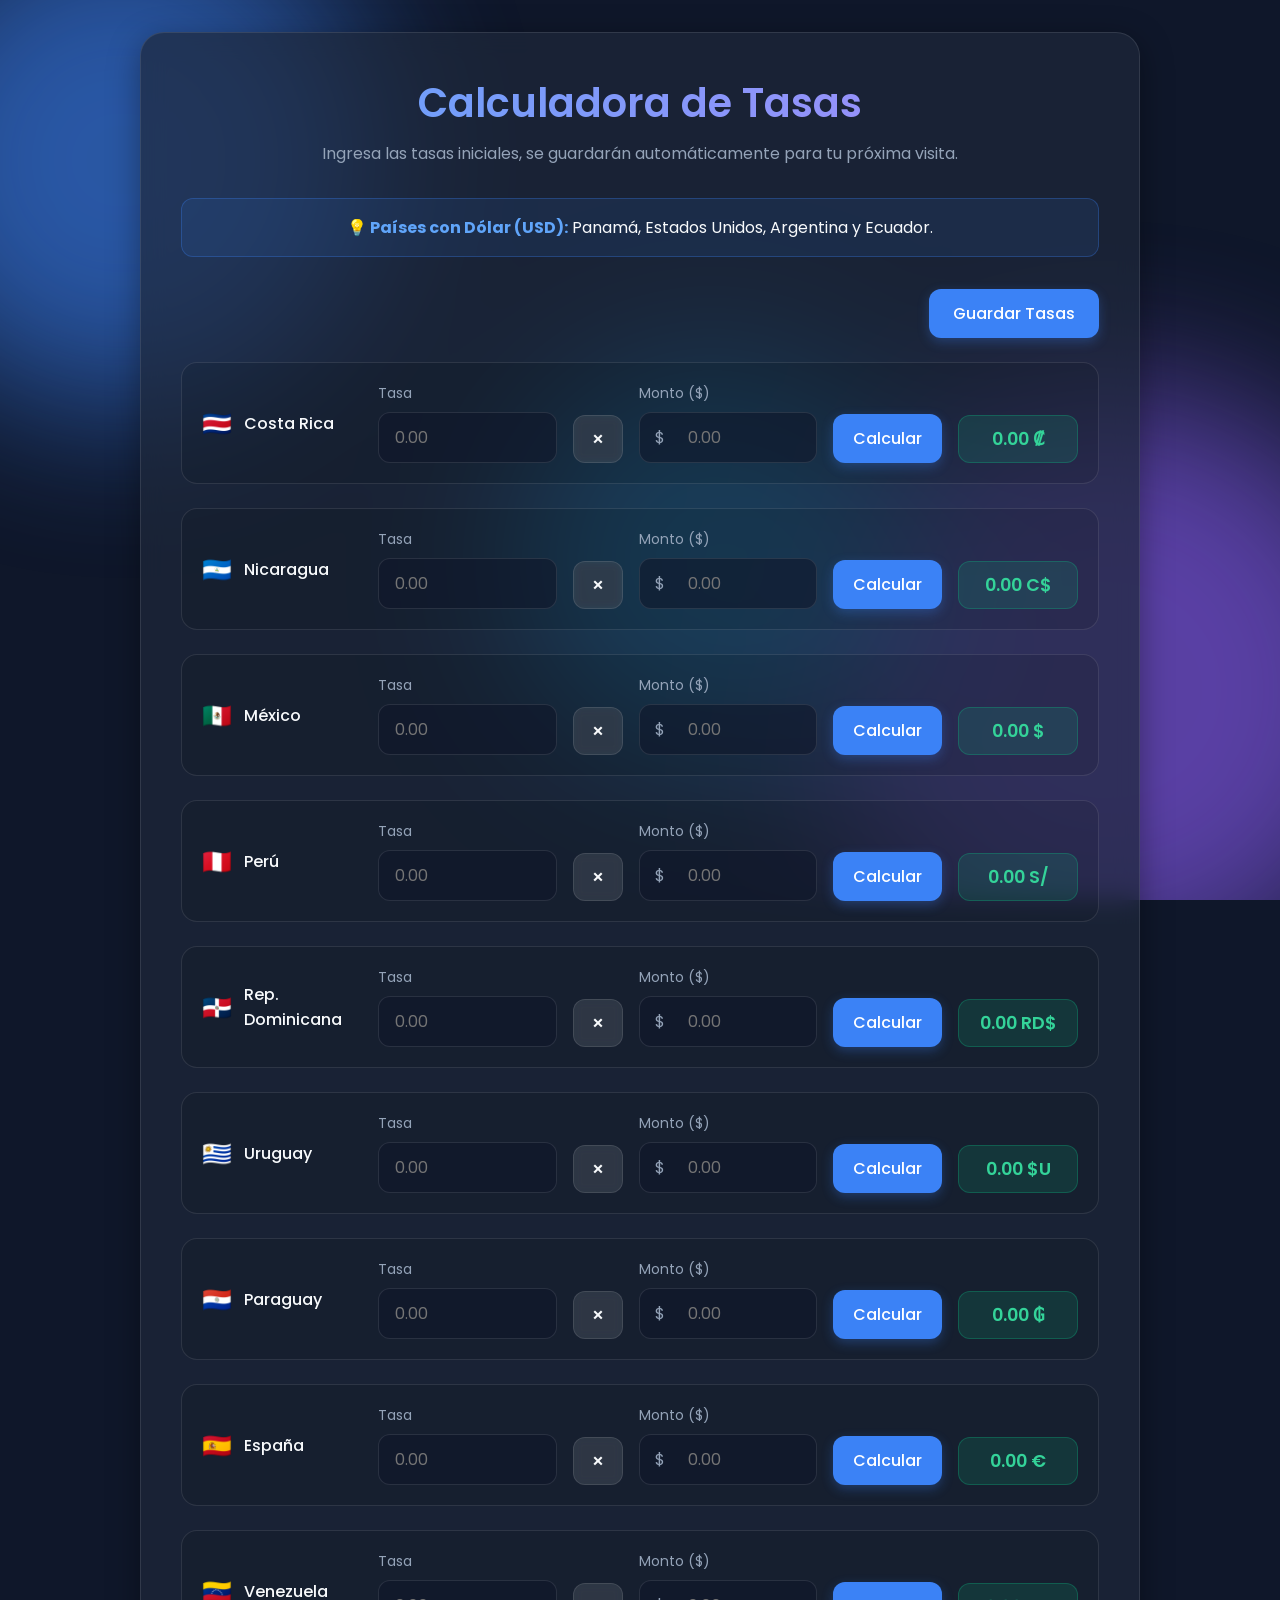
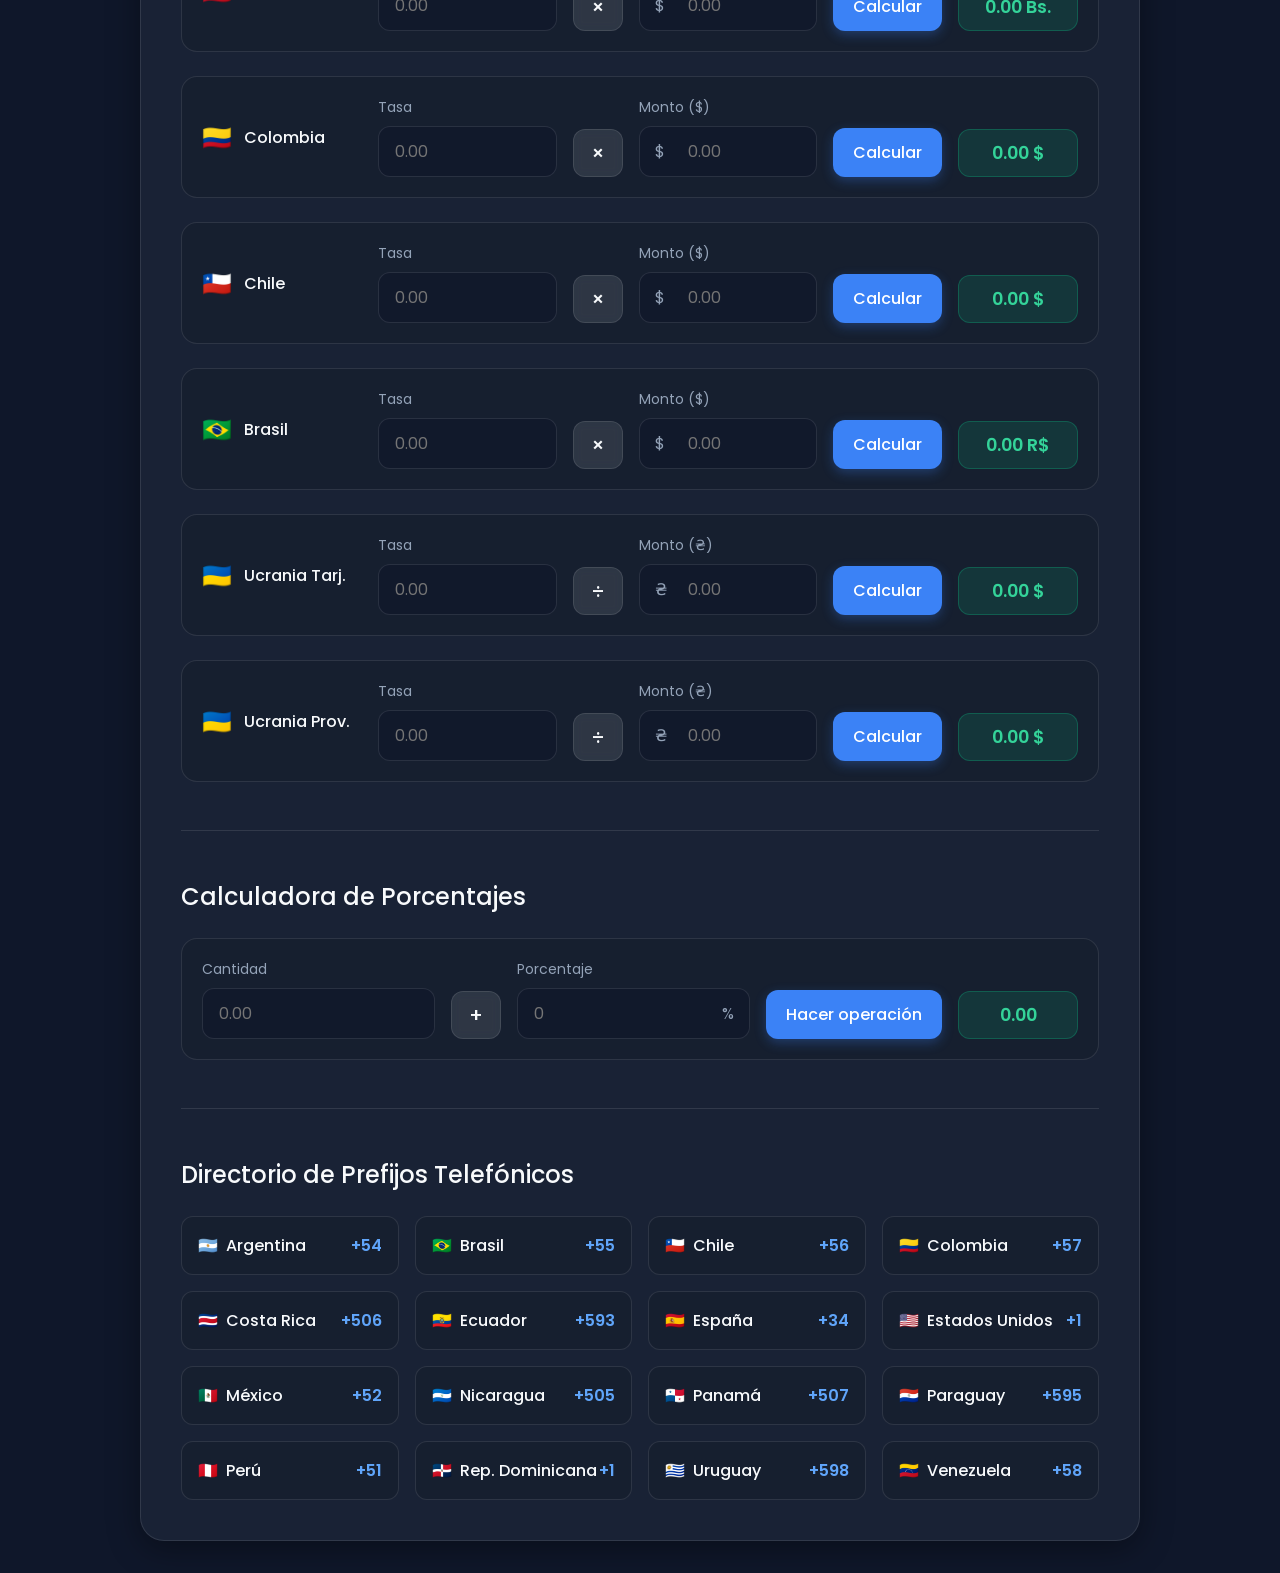
<file: index.html>
<!DOCTYPE html>
<html lang="es">
<head>
    <meta charset="UTF-8">
    <meta name="viewport" content="width=device-width, initial-scale=1.0">
    <title>Calculadora & Directorio</title>
    <link rel="icon" type="image/webp" href="assets/Icon.png">
    <link rel="stylesheet" href="style.css">
    <link href="https://fonts.googleapis.com/css2?family=Poppins:wght@300;400;500;600&display=swap" rel="stylesheet">
</head>
<body>
    <div class="background-blobs">
        <div class="blob shape1"></div>
        <div class="blob shape2"></div>
        <div class="blob shape3"></div>
    </div>

    <div class="container glass-panel">
        <header>
            <h1>Calculadora de Tasas</h1>
            <p>Ingresa las tasas iniciales, se guardarán automáticamente para tu próxima visita.</p>
        </header>

        <div class="info-box dollar-info">
            <strong>💡 Países con Dólar (USD):</strong> Panamá, Estados Unidos, Argentina y Ecuador.
        </div>

        <section class="calculator-section">
            <div class="actions-header">
                <button id="save-rates-btn" class="primary-btn">Guardar Tasas</button>
                <button id="edit-rates-btn" class="secondary-btn hidden">Editar Tasas</button>
            </div>
            
            <div id="rates-container" class="rates-grid">
                <!-- Se llenará con JavaScript -->
            </div>
        </section>

        <hr class="divider">

        <section class="percentage-section">
            <h2>Calculadora de Porcentajes</h2>
            <div class="calc-row">
                <div class="input-group">
                    <label>Cantidad</label>
                    <input type="number" id="perc-amount" placeholder="0.00" step="any">
                </div>
                
                <button id="perc-toggle" class="toggle-btn" data-op="add">+</button>
                
                <div class="input-group">
                    <label>Porcentaje</label>
                    <div class="input-with-symbol">
                        <input type="number" id="perc-value" placeholder="0" step="any">
                        <span class="symbol">%</span>
                    </div>
                </div>
                
                <button id="perc-calc-btn" class="action-btn">Hacer operación</button>
                
                <div class="result-box">
                    <span id="perc-result">0.00</span>
                </div>
            </div>
        </section>

        <hr class="divider">

        <section class="directory-section">
            <h2>Directorio de Prefijos Telefónicos</h2>
            <div id="directory-container" class="directory-grid">
                <!-- Se llenará con JavaScript -->
            </div>
        </section>
    </div>

    <script src="script.js"></script>
</body>
</html>
</file>
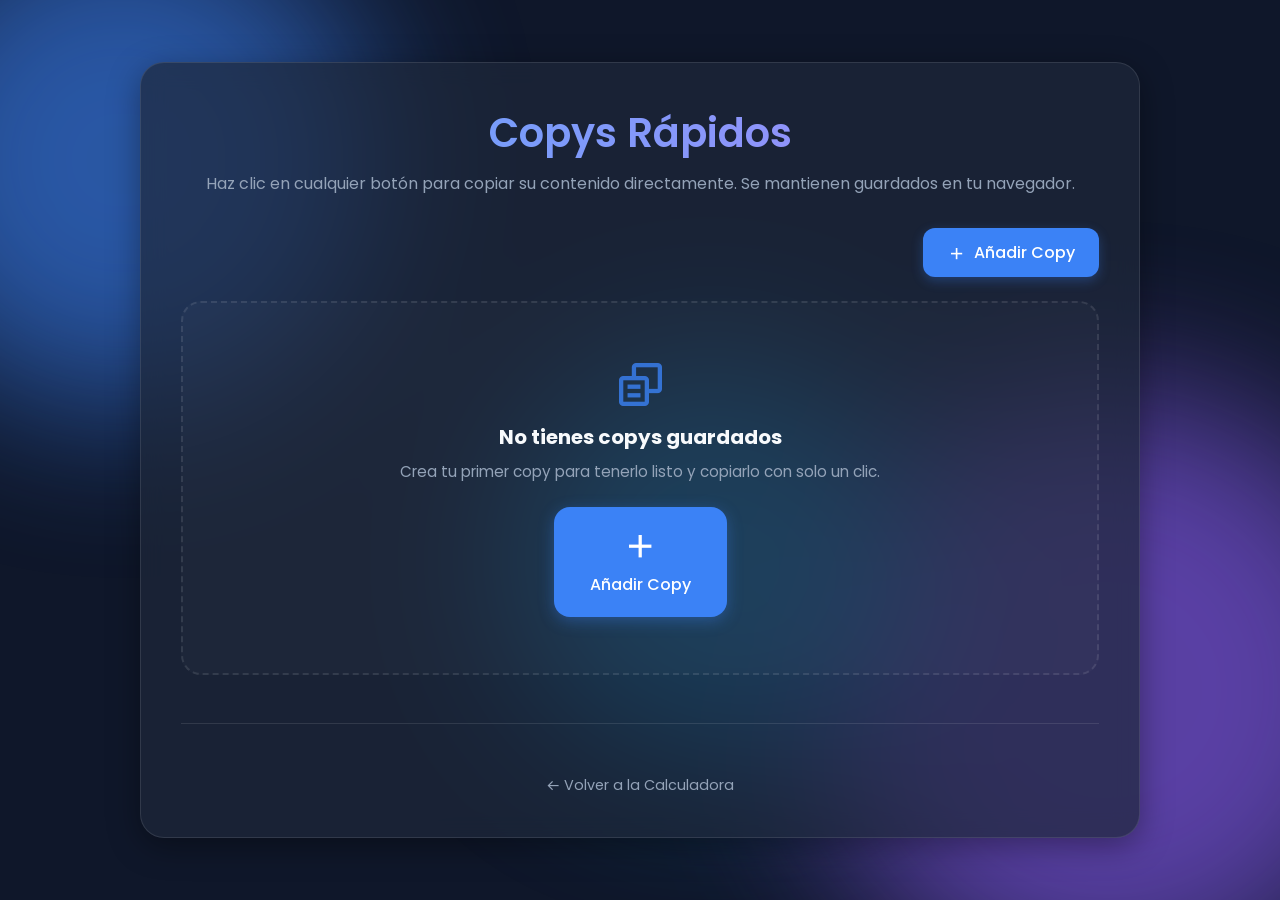
<file: copies/index.html>
<!DOCTYPE html>
<html lang="es">
<head>
    <meta charset="UTF-8">
    <meta name="viewport" content="width=device-width, initial-scale=1.0">
    <title>Copys Rápidos & Directorio</title>
    <link rel="icon" type="image/webp" href="../assets/Icon-copy.png">
    <link rel="stylesheet" href="../style.css">
    <link href="https://fonts.googleapis.com/css2?family=Poppins:wght@300;400;500;600&display=swap" rel="stylesheet">
    <link href='https://unpkg.com/boxicons@2.1.4/css/boxicons.min.css' rel='stylesheet'>
    <style>
      /* Grid de Copies: 2 columnas en pantallas grandes (50% cada una) */
      .copies-grid {
          display: grid;
          grid-template-columns: repeat(2, minmax(0, 1fr));
          gap: 1.25rem;
          align-items: stretch;
      }

      @media (max-width: 768px) {
          .copies-grid {
              grid-template-columns: 1fr;
              gap: 1rem;
          }
      }

      /* Botón rectangular interactivo para cada Copy */
      .copy-card-btn {
          display: flex;
          align-items: center;
          justify-content: space-between;
          background: rgba(30, 41, 59, 0.45);
          border: 1px solid var(--glass-border);
          border-radius: 16px;
          padding: 0.9rem 1.15rem;
          min-height: 88px;
          cursor: pointer;
          position: relative;
          transition: transform 0.2s ease, background 0.2s ease, border-color 0.2s ease, box-shadow 0.2s ease;
          user-select: none;
          gap: 0.85rem;
          backdrop-filter: blur(8px);
          box-shadow: 0 4px 15px rgba(0, 0, 0, 0.15);
          text-align: left;
      }

      .copy-card-btn:hover {
          background: rgba(59, 130, 246, 0.14);
          border-color: rgba(59, 130, 246, 0.45);
          transform: translateY(-2px);
          box-shadow: 0 8px 24px rgba(59, 130, 246, 0.22);
      }

      .copy-card-btn:active {
          transform: translateY(0) scale(0.985);
      }

      /* Tirador de arrastre (3 puntitos / rejilla vertical) */
      .drag-handle {
          display: flex;
          align-items: center;
          justify-content: center;
          color: var(--text-secondary);
          cursor: grab;
          font-size: 1.5rem;
          padding: 0.35rem 0.2rem;
          transition: color 0.2s ease, transform 0.2s ease, background-color 0.2s ease;
          flex-shrink: 0;
          user-select: none;
          border-radius: 6px;
      }

      .drag-handle:hover {
          color: var(--text-primary);
          background: rgba(255, 255, 255, 0.08);
          transform: scale(1.15);
      }

      .drag-handle:active {
          cursor: grabbing;
      }

      /* Estados durante el Drag and Drop */
      .copy-card-btn.dragging {
          opacity: 0.35;
          border: 1px dashed var(--primary-color) !important;
          transform: scale(0.97);
          box-shadow: 0 8px 24px rgba(59, 130, 246, 0.35);
      }

      .copy-card-btn.drag-over-before {
          border-left: 4px solid #60a5fa !important;
          box-shadow: -6px 0 16px rgba(59, 130, 246, 0.45);
      }

      .copy-card-btn.drag-over-after {
          border-right: 4px solid #60a5fa !important;
          box-shadow: 6px 0 16px rgba(59, 130, 246, 0.45);
      }

      @media (max-width: 768px) {
          .copy-card-btn.drag-over-before {
              border-left: 1px solid var(--glass-border) !important;
              border-top: 4px solid #60a5fa !important;
              box-shadow: 0 -6px 16px rgba(59, 130, 246, 0.45);
          }
          .copy-card-btn.drag-over-after {
              border-right: 1px solid var(--glass-border) !important;
              border-bottom: 4px solid #60a5fa !important;
              box-shadow: 0 6px 16px rgba(59, 130, 246, 0.45);
          }
      }

      /* Animación de feedback táctil al copiar */
      .copy-card-btn.copied-active {
          border-color: var(--success) !important;
          background: rgba(16, 185, 129, 0.2) !important;
          box-shadow: 0 0 20px rgba(16, 185, 129, 0.35) !important;
          animation: copyPulse 0.5s ease;
      }

      @keyframes copyPulse {
          0% {
              box-shadow: 0 0 0 0 rgba(16, 185, 129, 0.7);
          }
          70% {
              box-shadow: 0 0 0 10px rgba(16, 185, 129, 0);
          }
      }

      /* Zona izquierda: Nombre y previsualización del Copy */
      .copy-card-info {
          flex: 1;
          min-width: 0; /* Permite wrap correcto del texto */
          display: flex;
          flex-direction: column;
          justify-content: center;
          gap: 0.3rem;
      }

      .copy-card-title {
          font-size: 1.05rem;
          font-weight: 500;
          color: var(--text-primary);
          line-height: 1.38;
          word-break: break-word;
          overflow-wrap: break-word;
      }

      .copy-card-title.is-empty {
          color: var(--text-secondary);
          font-style: italic;
          font-size: 0.95rem;
          opacity: 0.8;
          display: inline-flex;
          align-items: center;
          gap: 0.35rem;
      }

      .copy-card-preview {
          font-size: 0.82rem;
          color: var(--text-secondary);
          white-space: nowrap;
          overflow: hidden;
          text-overflow: ellipsis;
          opacity: 0.7;
          display: flex;
          align-items: center;
          gap: 0.3rem;
      }

      /* Zona derecha: Dos botones chiquitos apilados (Editar arriba, Eliminar abajo) */
      .copy-card-actions {
          display: flex;
          flex-direction: column;
          gap: 0.45rem;
          align-items: center;
          justify-content: center;
          flex-shrink: 0;
      }

      .card-mini-btn {
          width: 34px;
          height: 34px;
          border-radius: 9px;
          display: flex;
          align-items: center;
          justify-content: center;
          border: 1px solid var(--glass-border);
          background: rgba(255, 255, 255, 0.08);
          color: var(--text-secondary);
          cursor: pointer;
          transition: all 0.2s ease;
          font-size: 1.15rem;
          padding: 0;
      }

      .card-mini-btn:hover {
          transform: scale(1.1);
      }

      .card-mini-btn.edit-btn:hover {
          background: rgba(59, 130, 246, 0.3);
          color: #60a5fa;
          border-color: rgba(59, 130, 246, 0.5);
      }

      .card-mini-btn.delete-btn {
          color: #f87171;
          background: rgba(239, 68, 68, 0.12);
          border-color: rgba(239, 68, 68, 0.25);
      }

      .card-mini-btn.delete-btn:hover {
          background: rgba(239, 68, 68, 0.3);
          color: #ef4444;
          border-color: rgba(239, 68, 68, 0.5);
      }

      /* Estado vacío */
      .empty-copies-state {
          grid-column: 1 / -1;
          text-align: center;
          padding: 3.5rem 1.5rem;
          background: rgba(255, 255, 255, 0.02);
          border: 2px dashed var(--glass-border);
          border-radius: 20px;
          color: var(--text-secondary);
      }

      .empty-copies-state .empty-state-icon {
          font-size: 3.2rem;
          margin-bottom: 0.75rem;
          color: var(--primary-color);
          opacity: 0.8;
          display: block;
      }

      .empty-copies-state h3 {
          font-size: 1.25rem;
          color: var(--text-primary);
          margin-bottom: 0.5rem;
      }

      .empty-copies-state p {
          font-size: 0.95rem;
          margin-bottom: 1.5rem;
      }

      .empty-copies-btn {
          display: inline-flex;
          flex-direction: column;
          align-items: center;
          justify-content: center;
          padding: 1.25rem 2.25rem;
          border-radius: 16px;
          background-color: var(--primary-color);
          color: #ffffff;
          cursor: pointer;
          border: none;
          box-shadow: 0 4px 15px rgba(59, 130, 246, 0.35);
          transition: all 0.3s ease;
      }

      .empty-copies-btn:hover {
          background-color: var(--primary-hover);
          transform: translateY(-2px);
          box-shadow: 0 6px 20px rgba(59, 130, 246, 0.5);
      }

      .empty-copies-btn i {
          font-size: 2.4rem;
          color: #ffffff;
          line-height: 1;
          margin-bottom: 0.4rem;
          transition: transform 0.25s ease;
          display: block;
      }

      .empty-copies-btn:hover i {
          transform: scale(1.1);
      }

      .empty-copies-btn span {
          font-size: 1rem;
          font-weight: 500;
          color: #ffffff;
          display: block;
      }
      
      /* Toast notification */
      .toast-notification {
          position: fixed;
          bottom: 30px;
          left: 50%;
          transform: translateX(-50%) translateY(100px);
          background: rgba(16, 185, 129, 0.95);
          color: white;
          padding: 0.75rem 1.75rem;
          border-radius: 50px;
          font-weight: 500;
          box-shadow: 0 10px 25px rgba(0, 0, 0, 0.35);
          opacity: 0;
          transition: all 0.4s cubic-bezier(0.68, -0.55, 0.265, 1.55);
          z-index: 3000;
          backdrop-filter: blur(8px);
          border: 1px solid rgba(255, 255, 255, 0.25);
          pointer-events: none;
          font-size: 0.95rem;
          display: flex;
          align-items: center;
          gap: 0.5rem;
      }

      .toast-notification.show {
          transform: translateX(-50%) translateY(0);
          opacity: 1;
      }
      
      /* Modales */
      .modal-overlay {
          position: fixed;
          top: 0;
          left: 0;
          width: 100vw;
          height: 100vh;
          background: rgba(15, 23, 42, 0.75);
          backdrop-filter: blur(8px);
          display: flex;
          justify-content: center;
          align-items: center;
          z-index: 2000;
          opacity: 0;
          pointer-events: none;
          transition: all 0.3s ease;
          padding: 1rem;
      }

      .modal-overlay.show {
          opacity: 1;
          pointer-events: all;
      }

      .modal-content {
          padding: 2rem;
          border-radius: 20px;
          text-align: center;
          max-width: 420px;
          width: 100%;
          transform: scale(0.92);
          transition: transform 0.3s cubic-bezier(0.175, 0.885, 0.32, 1.275);
      }

      .modal-overlay.show .modal-content {
          transform: scale(1);
      }

      .modal-content h3 {
          margin-bottom: 0.5rem;
          font-size: 1.45rem;
          color: var(--text-primary);
      }

      .modal-content p.modal-desc {
          color: var(--text-secondary);
          margin-bottom: 1.5rem;
          font-size: 0.92rem;
      }

      .modal-actions {
          display: flex;
          justify-content: flex-end;
          gap: 0.85rem;
          margin-top: 1.5rem;
      }

      .delete-btn-style {
          background-color: var(--danger) !important;
          box-shadow: 0 4px 12px rgba(239, 68, 68, 0.3) !important;
      }

      .delete-btn-style:hover {
          background-color: #dc2626 !important;
      }

      /* Modal de Formulario (Crear / Editar Copy) */
      .form-modal-content {
          max-width: 540px;
          text-align: left;
      }

      .form-group {
          display: flex;
          flex-direction: column;
          gap: 0.5rem;
          margin-bottom: 1.2rem;
          text-align: left;
      }

      .form-group label {
          font-size: 0.88rem;
          font-weight: 500;
          color: var(--text-secondary);
      }

      .modal-input, .modal-textarea {
          background: var(--input-bg);
          border: 1px solid var(--glass-border);
          border-radius: 12px;
          padding: 0.75rem 1rem;
          color: var(--text-primary);
          font-family: 'Poppins', sans-serif;
          font-size: 0.95rem;
          outline: none;
          transition: all 0.3s ease;
          width: 100%;
      }

      .modal-input:focus, .modal-textarea:focus {
          border-color: var(--primary-color);
          box-shadow: 0 0 0 2px rgba(59, 130, 246, 0.25);
      }

      .modal-textarea {
          resize: vertical;
          min-height: 120px;
          line-height: 1.5;
      }

      .modal-help-text {
          font-size: 0.78rem;
          color: var(--text-secondary);
          margin-top: -0.25rem;
          opacity: 0.8;
      }
    </style>
</head>
<body>
    <div class="background-blobs">
        <div class="blob shape1"></div>
        <div class="blob shape2"></div>
        <div class="blob shape3"></div>
    </div>

    <div class="container glass-panel">
        <header>
            <h1>Copys Rápidos</h1>
            <p>Haz clic en cualquier botón para copiar su contenido directamente. Se mantienen guardados en tu navegador.</p>
        </header>

        <section>
            <div class="actions-header">
                <button id="add-copy-btn" class="primary-btn">
                    <i class='bx bx-plus' style="vertical-align: middle; font-size: 1.2rem; margin-right: 0.25rem;"></i> Añadir Copy
                </button>
            </div>
            
            <div id="copies-container" class="copies-grid">
                <!-- Se llenará dinámicamente con JavaScript -->
            </div>
        </section>
        
        <hr class="divider">
        
        <div style="text-align: center;">
             <a href="../index.html" style="color: var(--text-secondary); text-decoration: none; font-size: 0.9rem;">
                 <i class='bx bx-arrow-back' style="vertical-align: middle;"></i> Volver a la Calculadora
             </a>
        </div>
    </div>
    
    <!-- Notificación Toast flotante -->
    <div id="toast" class="toast-notification">
        <i class='bx bx-check-circle' style="font-size: 1.2rem;"></i>
        <span id="toast-message">¡Copiado al portapapeles! 📋</span>
    </div>

    <!-- Modal para Crear / Editar Copy -->
    <div id="copy-modal" class="modal-overlay">
        <div class="modal-content glass-panel form-modal-content">
            <h3 id="modal-title">Añadir Copy</h3>
            <p id="modal-desc" class="modal-desc">Define un título identificativo y el contenido a copiar.</p>
            
            <form id="copy-form" onsubmit="return false;">
                <div class="form-group">
                    <label for="copy-title-input">Nombre o Título del Copy</label>
                    <input type="text" id="copy-title-input" class="modal-input" placeholder="Ej: Saludo de bienvenida, Datos bancarios..." autocomplete="off">
                    <span class="modal-help-text">Este será el nombre que aparecerá visible en el botón.</span>
                </div>
                
                <div class="form-group">
                    <label for="copy-text-input">Texto o Contenido del Copy <span style="color: var(--danger);">*</span></label>
                    <textarea id="copy-text-input" class="modal-textarea" placeholder="Escribe aquí el texto que se copiará automáticamente al hacer clic..."></textarea>
                </div>
                
                <div class="modal-actions">
                    <button type="button" id="cancel-copy-modal-btn" class="secondary-btn">Cancelar</button>
                    <button type="button" id="save-copy-modal-btn" class="primary-btn">Guardar</button>
                </div>
            </form>
        </div>
    </div>
    
    <!-- Modal de confirmación para eliminar -->
    <div id="delete-modal" class="modal-overlay">
        <div class="modal-content glass-panel">
            <h3>¿Eliminar copy?</h3>
            <p class="modal-desc">¿Estás seguro de que deseas eliminar este copy? No podrás deshacer esta acción.</p>
            <div class="modal-actions" style="justify-content: center;">
                <button type="button" id="cancel-delete-btn" class="secondary-btn">Cancelar</button>
                <button type="button" id="confirm-delete-btn" class="primary-btn delete-btn-style">Sí, eliminar</button>
            </div>
        </div>
    </div>

    <script src="script.js"></script>
</body>
</html>
</file>
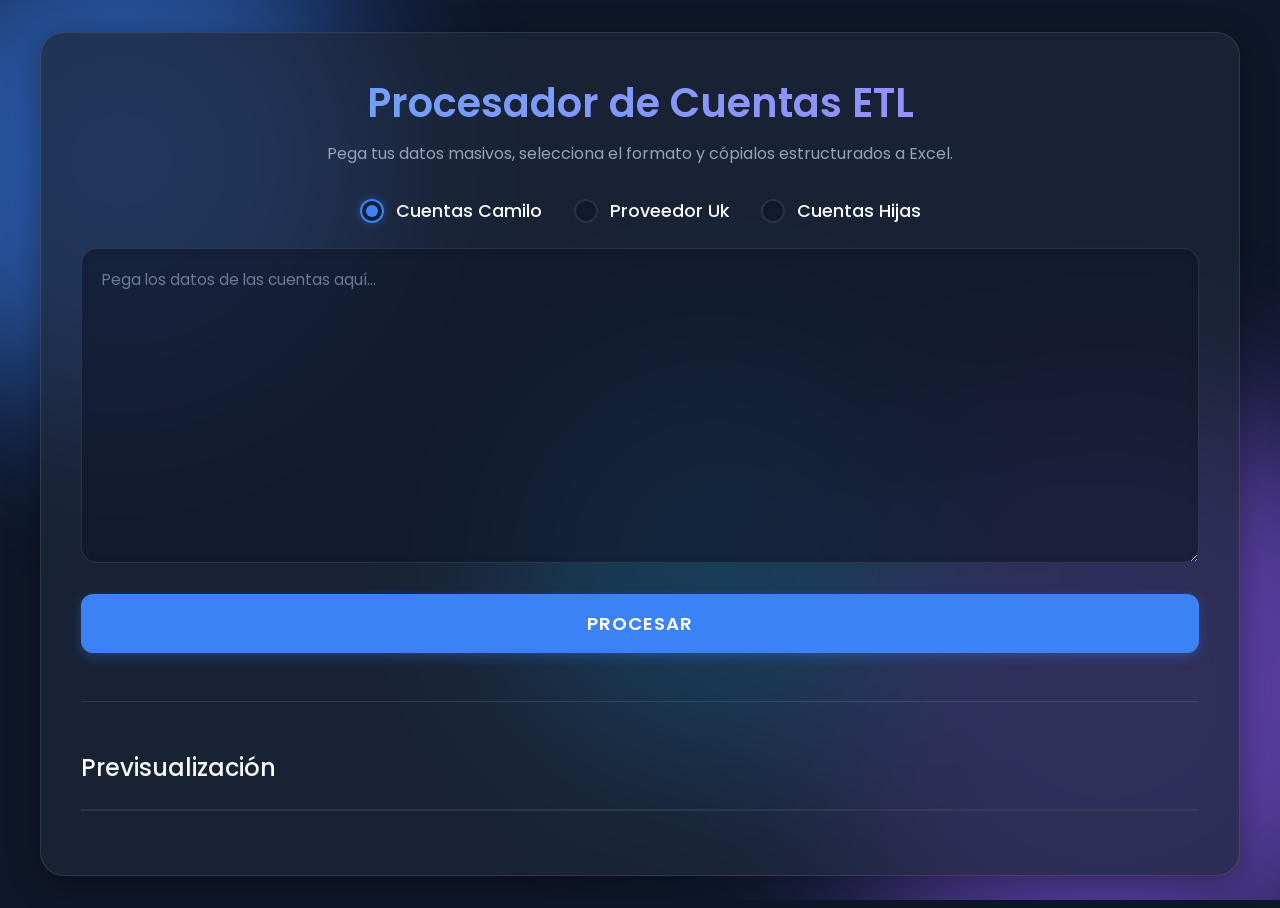
<file: etl/index.html>
<!DOCTYPE html>
<html lang="es">
<head>
    <meta charset="UTF-8">
    <meta name="viewport" content="width=device-width, initial-scale=1.0">
    <title>Procesador ETL - Gamer Lab</title>
    <!-- Favicon reuse from parent -->
    <link rel="icon" type="image/webp" href="../assets/Icon-excel.png">
    <!-- Reusing base styles from parent -->
    <link rel="stylesheet" href="../style.css">
    <!-- Specific styles for ETL -->
    <link rel="stylesheet" href="style.css">
    <link href="https://fonts.googleapis.com/css2?family=Poppins:wght@300;400;500;600&display=swap" rel="stylesheet">
    <style>
        /* Ajustes para el contenedor principal de la ETL */
        .etl-container {
            max-width: 1200px;
            width: 100%;
        }

        /* Selector de formato */
        .format-selector {
            display: flex;
            gap: 2rem;
            margin-bottom: 1.5rem;
            justify-content: center;
            flex-wrap: wrap;
        }

        .radio-label {
            display: flex;
            align-items: center;
            gap: 0.75rem;
            cursor: pointer;
            font-size: 1.1rem;
            font-weight: 500;
            color: var(--text-primary);
            transition: color 0.3s ease;
        }

        .radio-label:hover {
            color: #60a5fa;
        }

        .radio-label input[type="radio"] {
            display: none;
        }

        .custom-radio {
            width: 24px;
            height: 24px;
            border: 2px solid var(--glass-border);
            border-radius: 50%;
            display: inline-block;
            position: relative;
            background: var(--input-bg);
            transition: all 0.3s ease;
            box-shadow: inset 0 2px 4px rgba(0,0,0,0.2);
        }

        .radio-label input[type="radio"]:checked + .custom-radio {
            border-color: var(--primary-color);
            box-shadow: 0 0 8px rgba(59, 130, 246, 0.4);
        }

        .radio-label input[type="radio"]:checked + .custom-radio::after {
            content: '';
            position: absolute;
            top: 50%;
            left: 50%;
            transform: translate(-50%, -50%);
            width: 12px;
            height: 12px;
            background: var(--primary-color);
            border-radius: 50%;
        }

        /* Área de texto */
        textarea {
            width: 100%;
            background: var(--input-bg);
            border: 1px solid var(--glass-border);
            border-radius: 16px;
            padding: 1.25rem;
            color: var(--text-primary);
            font-family: 'Poppins', sans-serif;
            font-size: 0.95rem;
            line-height: 1.5;
            outline: none;
            transition: all 0.3s ease;
            resize: vertical;
            margin-bottom: 1.5rem;
            box-shadow: inset 0 2px 8px rgba(0,0,0,0.1);
        }

        textarea:focus {
            border-color: var(--primary-color);
            box-shadow: inset 0 2px 8px rgba(0,0,0,0.1), 0 0 0 2px rgba(59, 130, 246, 0.2);
        }

        textarea::placeholder {
            color: var(--text-secondary);
            opacity: 0.7;
        }

        /* Custom Scrollbar for Textarea and Table Container */
        textarea::-webkit-scrollbar,
        .table-container::-webkit-scrollbar {
            width: 10px;
            height: 10px;
        }
        textarea::-webkit-scrollbar-track,
        .table-container::-webkit-scrollbar-track {
            background: rgba(0, 0, 0, 0.2);
            border-radius: 10px;
        }
        textarea::-webkit-scrollbar-thumb,
        .table-container::-webkit-scrollbar-thumb {
            background: var(--primary-color);
            border-radius: 10px;
            border: 2px solid rgba(15, 23, 42, 0.8);
        }
        textarea::-webkit-scrollbar-corner,
        .table-container::-webkit-scrollbar-corner {
            background: transparent;
        }

        /* Botón bloque */
        .btn-block {
            width: 100%;
            font-size: 1.15rem;
            padding: 1rem;
            text-transform: uppercase;
            letter-spacing: 1px;
            font-weight: 600;
        }

        /* Contenedor de la tabla (Virtual Grid look) */
        .table-container {
            width: 100%;
            max-height: 450px;
            overflow: auto;
            background: rgba(15, 23, 42, 0.4);
            border: 1px solid var(--glass-border);
            border-radius: 12px;
            box-shadow: inset 0 4px 12px rgba(0,0,0,0.2);
        }

        /* Tabla */
        table {
            width: 100%;
            border-collapse: collapse;
            color: var(--text-primary);
            font-size: 0.85rem;
            min-width: 900px;
        }

        th, td {
            padding: 0.85rem 1rem;
            text-align: left;
            border-bottom: 1px solid var(--glass-border);
            white-space: nowrap;
            overflow: hidden;
            text-overflow: ellipsis;
            max-width: 200px;
        }

        /* Encabezados Fijos (Sticky Header) */
        th {
            background: rgba(30, 41, 59, 0.95);
            backdrop-filter: blur(8px);
            -webkit-backdrop-filter: blur(8px);
            position: sticky;
            top: 0;
            font-weight: 600;
            color: #60a5fa;
            z-index: 10;
            border-bottom: 2px solid rgba(59, 130, 246, 0.3);
            text-transform: uppercase;
            letter-spacing: 0.5px;
            font-size: 0.8rem;
        }

        tbody tr {
            transition: background-color 0.2s ease;
        }

        tbody tr:hover {
            background: rgba(59, 130, 246, 0.15);
        }

        tbody tr:last-child td {
            border-bottom: none;
        }

        /* Responsive */
        @media (max-width: 768px) {
            .format-selector {
                flex-direction: column;
                align-items: center;
                gap: 1rem;
            }
        }

        /* Toast notification */
        .toast-notification {
            position: fixed;
            bottom: 30px;
            left: 50%;
            transform: translateX(-50%) translateY(100px);
            background: rgba(16, 185, 129, 0.9);
            color: white;
            padding: 0.75rem 1.5rem;
            border-radius: 50px;
            font-weight: 500;
            box-shadow: 0 10px 25px rgba(0,0,0,0.2);
            opacity: 0;
            transition: all 0.4s cubic-bezier(0.68, -0.55, 0.265, 1.55);
            z-index: 1000;
            backdrop-filter: blur(8px);
            border: 1px solid rgba(255, 255, 255, 0.2);
            pointer-events: none;
        }
        .toast-notification.show {
            transform: translateX(-50%) translateY(0);
            opacity: 1;
        }
    </style>
</head>
<body>
    <div class="background-blobs">
        <div class="blob shape1"></div>
        <div class="blob shape2"></div>
        <div class="blob shape3"></div>
    </div>

    <div class="container glass-panel etl-container">
        <header>
            <h1>Procesador de Cuentas ETL</h1>
            <p>Pega tus datos masivos, selecciona el formato y cópialos estructurados a Excel.</p>
        </header>

        <section class="etl-section">
            <div class="format-selector">
                <label class="radio-label">
                    <input type="radio" name="format" value="1" checked>
                    <span class="custom-radio"></span>
                    Cuentas Camilo
                </label>
                <label class="radio-label">
                    <input type="radio" name="format" value="2">
                    <span class="custom-radio"></span>
                    Proveedor Uk
                </label>
                <label class="radio-label">
                    <input type="radio" name="format" value="3">
                    <span class="custom-radio"></span>
                    Cuentas Hijas
                </label>
            </div>

            <textarea id="raw-data" placeholder="Pega los datos de las cuentas aquí..." rows="12"></textarea>

            <button id="process-btn" class="primary-btn btn-block">Procesar</button>
        </section>

        <hr class="divider">

        <section class="preview-section">
            <h2>Previsualización</h2>
            <div class="table-container">
                <table id="preview-table">
                    <thead>
                        <tr id="table-head">
                            <!-- Los encabezados se generarán dinámicamente -->
                        </tr>
                    </thead>
                    <tbody id="table-body">
                        <!-- Las filas de la tabla se generarán dinámicamente -->
                    </tbody>
                </table>
            </div>
            
            <div style="margin-top: 1.5rem;">
                <button id="copy-btn" class="primary-btn btn-block" style="background-color: var(--success); display: none;">Copiar a Excel</button>
            </div>
        </section>
    </div>
    
    <div id="toast" class="toast-notification">¡Copiado a Excel exitosamente! 📋</div>

    <script src="script.js"></script>
</body>
</html>
</file>
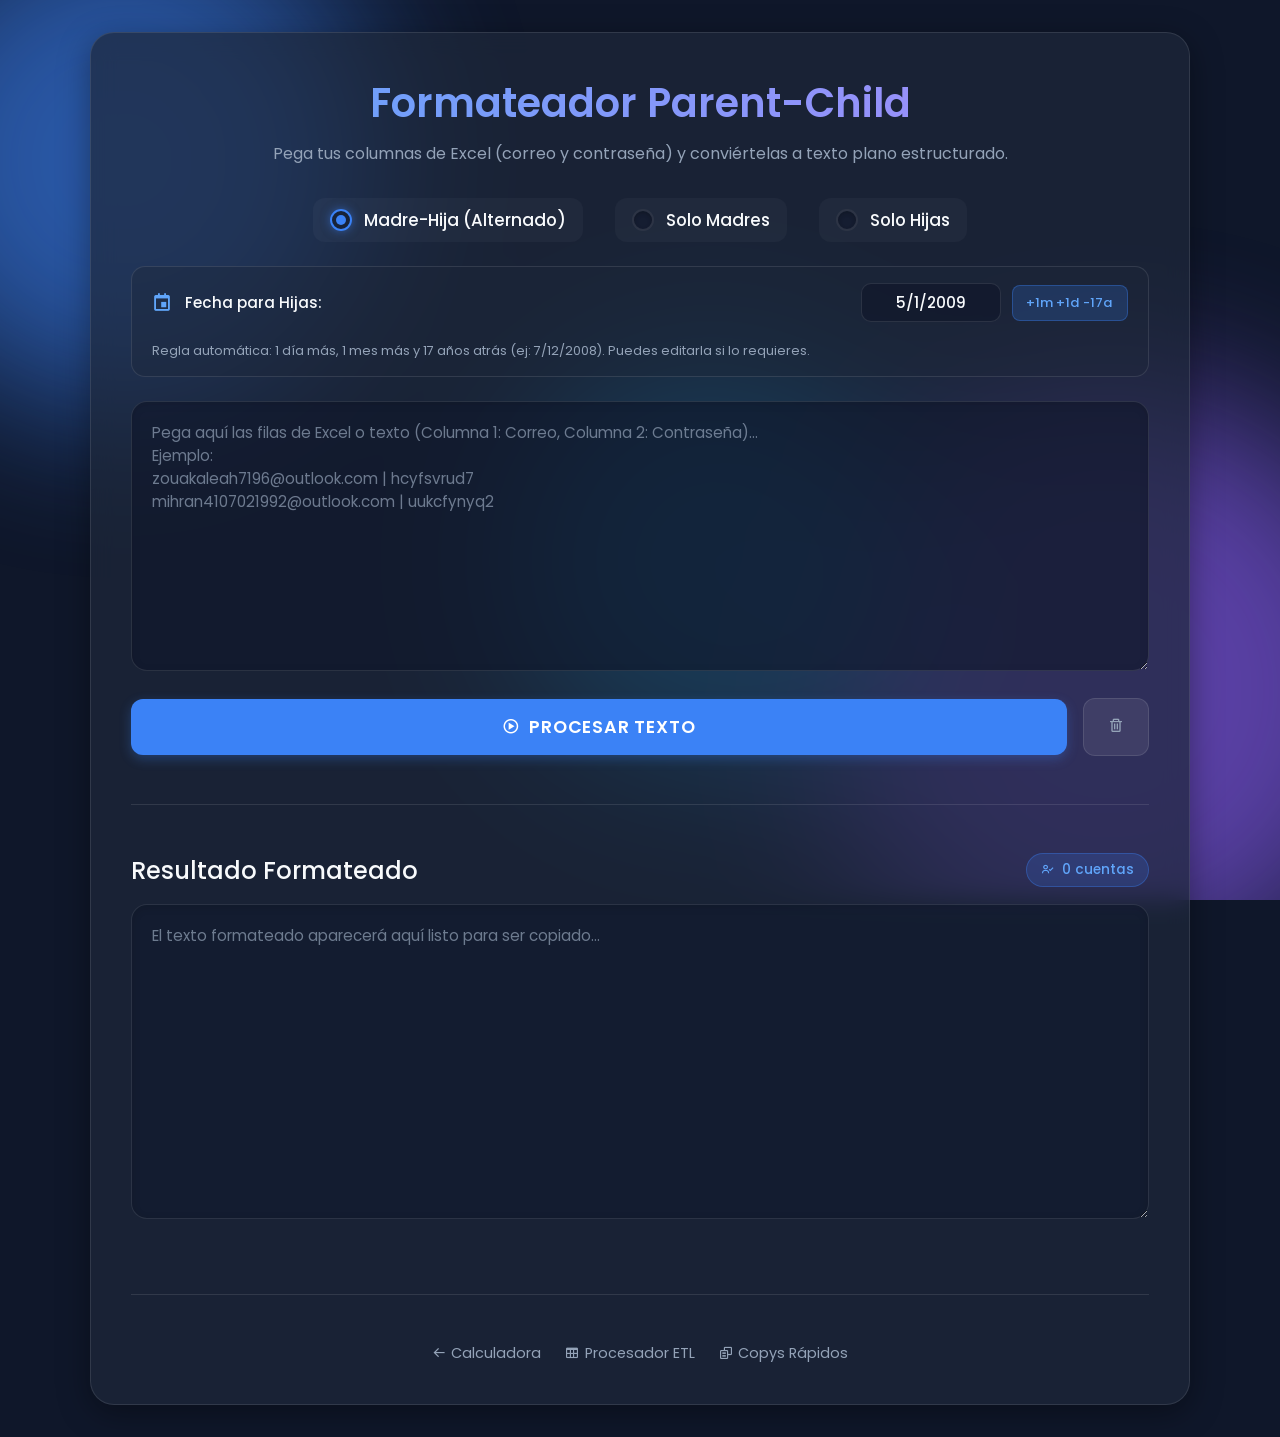
<file: parent-child/index.html>
<!DOCTYPE html>
<html lang="es">
<head>
    <meta charset="UTF-8">
    <meta name="viewport" content="width=device-width, initial-scale=1.0">
    <title>Formateador Parent-Child - Gamer Lab</title>
    <!-- Favicon reuse from parent -->
    <link rel="icon" type="image/webp" href="../assets/Icon-excel.png">
    <!-- Base styles from parent -->
    <link rel="stylesheet" href="../style.css">
    <!-- Specific styles for Parent-Child -->
    <link rel="stylesheet" href="style.css">
    <link href="https://fonts.googleapis.com/css2?family=Poppins:wght@300;400;500;600&display=swap" rel="stylesheet">
    <link href='https://unpkg.com/boxicons@2.1.4/css/boxicons.min.css' rel='stylesheet'>
</head>
<body>
    <div class="background-blobs">
        <div class="blob shape1"></div>
        <div class="blob shape2"></div>
        <div class="blob shape3"></div>
    </div>

    <div class="container glass-panel parent-child-container">
        <header>
            <h1>Formateador Parent-Child</h1>
            <p>Pega tus columnas de Excel (correo y contraseña) y conviértelas a texto plano estructurado.</p>
        </header>

        <section class="pc-input-section">
            <div class="format-selector">
                <label class="radio-label">
                    <input type="radio" name="format" value="mother-child" checked>
                    <span class="custom-radio"></span>
                    Madre-Hija (Alternado)
                </label>
                <label class="radio-label">
                    <input type="radio" name="format" value="mothers">
                    <span class="custom-radio"></span>
                    Solo Madres
                </label>
                <label class="radio-label">
                    <input type="radio" name="format" value="children">
                    <span class="custom-radio"></span>
                    Solo Hijas
                </label>
            </div>

            <div class="date-config-box" id="date-config-box">
                <div class="date-config-left">
                    <i class='bx bx-calendar-event'></i>
                    <span>Fecha para Hijas:</span>
                </div>
                <div class="date-input-group">
                    <input type="text" id="child-date-input" class="date-input" placeholder="D/M/YYYY">
                    <button type="button" id="reset-date-btn" class="pill-btn" title="Recalcular fecha automática según la regla">+1m +1d -17a</button>
                </div>
                <div class="date-hint">
                    Regla automática: 1 día más, 1 mes más y 17 años atrás (ej: 7/12/2008). Puedes editarla si lo requieres.
                </div>
            </div>

            <textarea id="raw-data" placeholder="Pega aquí las filas de Excel o texto (Columna 1: Correo, Columna 2: Contraseña)...&#10;Ejemplo:&#10;zouakaleah7196@outlook.com | hcyfsvrud7&#10;mihran4107021992@outlook.com | uukcfynyq2" rows="10"></textarea>

            <div class="action-row">
                <button id="process-btn" class="primary-btn btn-block">
                    <i class='bx bx-play-circle'></i> Procesar Texto
                </button>
                <button type="button" id="clear-btn" class="clear-btn" title="Limpiar todos los campos">
                    <i class='bx bx-trash'></i>
                </button>
            </div>
        </section>

        <hr class="divider">

        <section class="result-section">
            <div class="result-header">
                <h2>Resultado Formateado</h2>
                <span id="account-counter" class="account-badge">
                    <i class='bx bx-user-check'></i> 0 cuentas
                </span>
            </div>

            <textarea id="output-text" placeholder="El texto formateado aparecerá aquí listo para ser copiado..." rows="12" readonly></textarea>

            <button id="copy-btn" class="primary-btn btn-block copy-result-btn" style="display: none;">
                <i class='bx bx-copy'></i> Copiar Resultado al Portapapeles
            </button>
        </section>

        <hr class="divider">

        <div class="footer-nav">
            <a href="../index.html"><i class='bx bx-arrow-back'></i> Calculadora</a>
            <a href="../etl/index.html"><i class='bx bx-table'></i> Procesador ETL</a>
            <a href="../copies/index.html"><i class='bx bx-copy-alt'></i> Copys Rápidos</a>
        </div>
    </div>

    <!-- Notificación Toast -->
    <div id="toast" class="toast-notification">
        <i class='bx bx-check-circle' style="font-size: 1.25rem;"></i>
        <span id="toast-message">¡Texto copiado al portapapeles exitosamente! 📋</span>
    </div>

    <script src="script.js"></script>
</body>
</html>
</file>
<file: style.css>
:root {
    --bg-color: #0f172a;
    --text-primary: #f8fafc;
    --text-secondary: #94a3b8;
    --glass-bg: rgba(30, 41, 59, 0.7);
    --glass-border: rgba(255, 255, 255, 0.1);
    --glass-shadow: 0 8px 32px 0 rgba(0, 0, 0, 0.37);
    --primary-color: #3b82f6;
    --primary-hover: #2563eb;
    --secondary-color: #475569;
    --secondary-hover: #334155;
    --input-bg: rgba(15, 23, 42, 0.6);
    --success: #10b981;
    --danger: #ef4444;
}

* {
    box-sizing: border-box;
    margin: 0;
    padding: 0;
}

body {
    font-family: 'Poppins', sans-serif;
    background-color: var(--bg-color);
    color: var(--text-primary);
    min-height: 100vh;
    display: flex;
    justify-content: center;
    align-items: center;
    padding: 2rem;
    position: relative;
    overflow-x: hidden;
}

/* Background Blobs for Glassmorphism effect */
.background-blobs {
    position: fixed;
    top: 0;
    left: 0;
    width: 100vw;
    height: 100vh;
    z-index: -1;
    overflow: hidden;
}

.blob {
    position: absolute;
    filter: blur(80px);
    border-radius: 50%;
    opacity: 0.6;
}

.shape1 {
    top: -10%;
    left: -10%;
    width: 500px;
    height: 500px;
    background: #3b82f6;
}

.shape2 {
    bottom: -10%;
    right: -10%;
    width: 600px;
    height: 600px;
    background: #8b5cf6;
}

.shape3 {
    top: 40%;
    left: 40%;
    width: 400px;
    height: 400px;
    background: #0ea5e9;
}

.container {
    width: 100%;
    max-width: 1000px;
    padding: 2.5rem;
    border-radius: 24px;
    display: flex;
    flex-direction: column;
    gap: 2rem;
}

.glass-panel {
    background: var(--glass-bg);
    backdrop-filter: blur(12px);
    -webkit-backdrop-filter: blur(12px);
    border: 1px solid var(--glass-border);
    box-shadow: var(--glass-shadow);
}

header {
    text-align: center;
}

header h1 {
    font-size: 2.5rem;
    font-weight: 600;
    margin-bottom: 0.5rem;
    background: linear-gradient(to right, #60a5fa, #a78bfa);
    -webkit-background-clip: text;
    -webkit-text-fill-color: transparent;
}

header p {
    color: var(--text-secondary);
}

h2 {
    font-size: 1.5rem;
    font-weight: 500;
    margin-bottom: 1.5rem;
    color: var(--text-primary);
}

.divider {
    border: 0;
    height: 1px;
    background: var(--glass-border);
    margin: 1rem 0;
}

/* Info Box */
.info-box {
    background: rgba(59, 130, 246, 0.1);
    border: 1px solid rgba(59, 130, 246, 0.3);
    border-radius: 12px;
    padding: 1rem;
    color: var(--text-primary);
    text-align: center;
}
.info-box strong {
    color: #60a5fa;
}

/* Actions Header */
.actions-header {
    display: flex;
    justify-content: flex-end;
    margin-bottom: 1.5rem;
}

.hidden {
    display: none !important;
}

/* Buttons */
button {
    font-family: 'Poppins', sans-serif;
    border: none;
    border-radius: 12px;
    padding: 0.75rem 1.5rem;
    font-size: 1rem;
    font-weight: 500;
    cursor: pointer;
    transition: all 0.3s ease;
    color: white;
}

.primary-btn {
    background-color: var(--primary-color);
    box-shadow: 0 4px 12px rgba(59, 130, 246, 0.3);
}

.primary-btn:hover {
    background-color: var(--primary-hover);
    transform: translateY(-2px);
}

.secondary-btn {
    background-color: var(--secondary-color);
}

.secondary-btn:hover {
    background-color: var(--secondary-hover);
    transform: translateY(-2px);
}

.action-btn {
    background-color: var(--primary-color);
    padding: 0.75rem 1.25rem;
    box-shadow: 0 4px 12px rgba(59, 130, 246, 0.3);
    align-self: flex-end;
}
.action-btn:hover {
    background-color: var(--primary-hover);
}

.toggle-btn {
    background: rgba(255, 255, 255, 0.1);
    border: 1px solid var(--glass-border);
    color: var(--text-primary);
    width: 48px;
    height: 48px;
    border-radius: 12px;
    display: flex;
    justify-content: center;
    align-items: center;
    font-size: 1.25rem;
    align-self: flex-end;
    backdrop-filter: blur(4px);
}

.toggle-btn:hover {
    background: rgba(255, 255, 255, 0.2);
}

/* Inputs */
.input-group {
    display: flex;
    flex-direction: column;
    gap: 0.5rem;
}

.input-group label {
    font-size: 0.875rem;
    color: var(--text-secondary);
}

input[type="number"] {
    background: var(--input-bg);
    border: 1px solid var(--glass-border);
    border-radius: 12px;
    padding: 0.75rem 1rem;
    color: var(--text-primary);
    font-family: 'Poppins', sans-serif;
    font-size: 1rem;
    outline: none;
    transition: all 0.3s ease;
    width: 100%;
}

input[type="number"]:focus {
    border-color: var(--primary-color);
    box-shadow: 0 0 0 2px rgba(59, 130, 246, 0.2);
}

/* Ocultar flechitas de los input number */
input[type="number"]::-webkit-outer-spin-button,
input[type="number"]::-webkit-inner-spin-button {
    -webkit-appearance: none;
    margin: 0;
}
input[type="number"] {
    -moz-appearance: textfield;
}

input[type="number"]:read-only {
    opacity: 0.7;
    background: rgba(0, 0, 0, 0.2);
}

.input-with-symbol {
    position: relative;
    display: flex;
    align-items: center;
}

.input-with-symbol input {
    padding-right: 2.5rem;
}

.input-with-symbol .symbol {
    position: absolute;
    right: 1rem;
    color: var(--text-secondary);
    pointer-events: none;
}

/* Result Box */
.result-box {
    background: rgba(16, 185, 129, 0.15);
    border: 1px solid rgba(16, 185, 129, 0.3);
    border-radius: 12px;
    padding: 0.75rem 1.25rem;
    display: flex;
    align-items: center;
    justify-content: center;
    min-width: 120px;
    align-self: flex-end;
    height: 48px;
}

.result-box span {
    font-weight: 600;
    color: #34d399;
    font-size: 1.1rem;
}

/* Calculator Rows */
.rates-grid {
    display: flex;
    flex-direction: column;
    gap: 1.5rem;
}

.calc-row {
    display: flex;
    align-items: center;
    gap: 1rem;
    flex-wrap: wrap;
    background: rgba(0, 0, 0, 0.1);
    padding: 1.25rem;
    border-radius: 16px;
    border: 1px solid var(--glass-border);
}

.country-info {
    display: flex;
    align-items: center;
    gap: 0.75rem;
    width: 160px;
    font-weight: 500;
}

.country-flag {
    font-size: 1.5rem;
}

/* Make inputs flex so they take available space but respect min sizes */
.calc-row > .input-group {
    flex: 1;
    min-width: 120px;
}

/* Directory Grid */
.directory-grid {
    display: grid;
    grid-template-columns: repeat(auto-fill, minmax(200px, 1fr));
    gap: 1rem;
}

.directory-item {
    background: rgba(0, 0, 0, 0.1);
    border: 1px solid var(--glass-border);
    padding: 1rem;
    border-radius: 12px;
    display: flex;
    justify-content: space-between;
    align-items: center;
    transition: all 0.3s ease;
}

.directory-item:hover {
    background: rgba(255, 255, 255, 0.05);
    transform: translateY(-2px);
}

.directory-item .country {
    display: flex;
    align-items: center;
    gap: 0.5rem;
    font-weight: 500;
}

.directory-item .prefix {
    color: #60a5fa;
    font-weight: 600;
}

@media (max-width: 768px) {
    .calc-row {
        flex-direction: column;
        align-items: stretch;
    }
    
    .toggle-btn, .action-btn, .result-box {
        align-self: stretch;
        width: 100%;
    }
    
    .country-info {
        width: 100%;
        margin-bottom: 0.5rem;
    }
}
</file>
<file: etl/style.css>
/* Ajustes para el contenedor principal de la ETL */
.etl-container {
    max-width: 1200px;
    width: 100%;
}

/* Selector de formato */
.format-selector {
    display: flex;
    gap: 2rem;
    margin-bottom: 1.5rem;
    justify-content: center;
    flex-wrap: wrap;
}

.radio-label {
    display: flex;
    align-items: center;
    gap: 0.75rem;
    cursor: pointer;
    font-size: 1.1rem;
    font-weight: 500;
    color: var(--text-primary);
    transition: color 0.3s ease;
}

.radio-label:hover {
    color: #60a5fa;
}

.radio-label input[type="radio"] {
    display: none;
}

.custom-radio {
    width: 24px;
    height: 24px;
    border: 2px solid var(--glass-border);
    border-radius: 50%;
    display: inline-block;
    position: relative;
    background: var(--input-bg);
    transition: all 0.3s ease;
    box-shadow: inset 0 2px 4px rgba(0,0,0,0.2);
}

.radio-label input[type="radio"]:checked + .custom-radio {
    border-color: var(--primary-color);
    box-shadow: 0 0 8px rgba(59, 130, 246, 0.4);
}

.radio-label input[type="radio"]:checked + .custom-radio::after {
    content: '';
    position: absolute;
    top: 50%;
    left: 50%;
    transform: translate(-50%, -50%);
    width: 12px;
    height: 12px;
    background: var(--primary-color);
    border-radius: 50%;
}

/* Área de texto */
textarea {
    width: 100%;
    background: var(--input-bg);
    border: 1px solid var(--glass-border);
    border-radius: 16px;
    padding: 1.25rem;
    color: var(--text-primary);
    font-family: 'Poppins', sans-serif;
    font-size: 0.95rem;
    line-height: 1.5;
    outline: none;
    transition: all 0.3s ease;
    resize: vertical;
    margin-bottom: 1.5rem;
    box-shadow: inset 0 2px 8px rgba(0,0,0,0.1);
}

textarea:focus {
    border-color: var(--primary-color);
    box-shadow: inset 0 2px 8px rgba(0,0,0,0.1), 0 0 0 2px rgba(59, 130, 246, 0.2);
}

textarea::placeholder {
    color: var(--text-secondary);
    opacity: 0.7;
}

/* Custom Scrollbar for Textarea and Table Container */
textarea::-webkit-scrollbar,
.table-container::-webkit-scrollbar {
    width: 10px;
    height: 10px;
}
textarea::-webkit-scrollbar-track,
.table-container::-webkit-scrollbar-track {
    background: rgba(0, 0, 0, 0.2);
    border-radius: 10px;
}
textarea::-webkit-scrollbar-thumb,
.table-container::-webkit-scrollbar-thumb {
    background: var(--primary-color);
    border-radius: 10px;
    border: 2px solid rgba(15, 23, 42, 0.8);
}
textarea::-webkit-scrollbar-corner,
.table-container::-webkit-scrollbar-corner {
    background: transparent;
}

/* Botón bloque */
.btn-block {
    width: 100%;
    font-size: 1.15rem;
    padding: 1rem;
    text-transform: uppercase;
    letter-spacing: 1px;
    font-weight: 600;
}

/* Contenedor de la tabla (Virtual Grid look) */
.table-container {
    width: 100%;
    max-height: 450px;
    overflow: auto;
    background: rgba(15, 23, 42, 0.4);
    border: 1px solid var(--glass-border);
    border-radius: 12px;
    box-shadow: inset 0 4px 12px rgba(0,0,0,0.2);
}

/* Tabla */
table {
    width: 100%;
    border-collapse: collapse;
    color: var(--text-primary);
    font-size: 0.85rem;
    min-width: 900px;
}

th, td {
    padding: 0.85rem 1rem;
    text-align: left;
    border-bottom: 1px solid var(--glass-border);
    white-space: nowrap;
    overflow: hidden;
    text-overflow: ellipsis;
    max-width: 200px;
}

/* Encabezados Fijos (Sticky Header) */
th {
    background: rgba(30, 41, 59, 0.95);
    backdrop-filter: blur(8px);
    -webkit-backdrop-filter: blur(8px);
    position: sticky;
    top: 0;
    font-weight: 600;
    color: #60a5fa;
    z-index: 10;
    border-bottom: 2px solid rgba(59, 130, 246, 0.3);
    text-transform: uppercase;
    letter-spacing: 0.5px;
    font-size: 0.8rem;
}

tbody tr {
    transition: background-color 0.2s ease;
}

tbody tr:hover {
    background: rgba(59, 130, 246, 0.15);
}

tbody tr:last-child td {
    border-bottom: none;
}

/* Responsive */
@media (max-width: 768px) {
    .format-selector {
        flex-direction: column;
        align-items: center;
        gap: 1rem;
    }
}

/* Toast notification */
.toast-notification {
    position: fixed;
    bottom: 30px;
    left: 50%;
    transform: translateX(-50%) translateY(100px);
    background: rgba(16, 185, 129, 0.9); /* success color */
    color: white;
    padding: 0.75rem 1.5rem;
    border-radius: 50px;
    font-weight: 500;
    box-shadow: 0 10px 25px rgba(0,0,0,0.2);
    opacity: 0;
    transition: all 0.4s cubic-bezier(0.68, -0.55, 0.265, 1.55);
    z-index: 1000;
    backdrop-filter: blur(8px);
    border: 1px solid rgba(255, 255, 255, 0.2);
    pointer-events: none;
}
.toast-notification.show {
    transform: translateX(-50%) translateY(0);
    opacity: 1;
}
</file>
<file: parent-child/style.css>
/* Ajustes para el contenedor principal de Parent-Child */
.parent-child-container {
    max-width: 1100px;
    width: 100%;
}

/* Selector de formato (Madres, Hijas, Madre-Hija) */
.format-selector {
    display: flex;
    gap: 2rem;
    margin-bottom: 1.5rem;
    justify-content: center;
    flex-wrap: wrap;
}

.radio-label {
    display: flex;
    align-items: center;
    gap: 0.75rem;
    cursor: pointer;
    font-size: 1.05rem;
    font-weight: 500;
    color: var(--text-primary);
    transition: all 0.3s ease;
    user-select: none;
    padding: 0.5rem 1rem;
    border-radius: 12px;
    background: rgba(255, 255, 255, 0.03);
    border: 1px solid transparent;
}

.radio-label:hover {
    color: #60a5fa;
    background: rgba(59, 130, 246, 0.1);
    border-color: rgba(59, 130, 246, 0.25);
}

.radio-label input[type="radio"] {
    display: none;
}

.custom-radio {
    width: 22px;
    height: 22px;
    border: 2px solid var(--glass-border);
    border-radius: 50%;
    display: inline-block;
    position: relative;
    background: var(--input-bg);
    transition: all 0.3s ease;
    box-shadow: inset 0 2px 4px rgba(0,0,0,0.2);
    flex-shrink: 0;
}

.radio-label input[type="radio"]:checked + .custom-radio {
    border-color: var(--primary-color);
    box-shadow: 0 0 10px rgba(59, 130, 246, 0.5);
}

.radio-label input[type="radio"]:checked + .custom-radio::after {
    content: '';
    position: absolute;
    top: 50%;
    left: 50%;
    transform: translate(-50%, -50%);
    width: 10px;
    height: 10px;
    background: var(--primary-color);
    border-radius: 50%;
}

/* Caja de configuración de Fecha para Hijas */
.date-config-box {
    background: rgba(30, 41, 59, 0.4);
    border: 1px solid var(--glass-border);
    border-radius: 14px;
    padding: 1rem 1.25rem;
    margin-bottom: 1.5rem;
    display: flex;
    align-items: center;
    justify-content: space-between;
    gap: 1rem;
    flex-wrap: wrap;
    transition: all 0.3s ease;
}

.date-config-box.highlight {
    border-color: rgba(59, 130, 246, 0.4);
    background: rgba(59, 130, 246, 0.08);
}

.date-config-left {
    display: flex;
    align-items: center;
    gap: 0.75rem;
    color: var(--text-primary);
    font-size: 0.95rem;
    font-weight: 500;
}

.date-config-left i {
    font-size: 1.3rem;
    color: #60a5fa;
}

.date-input-group {
    display: flex;
    align-items: center;
    gap: 0.65rem;
}

.date-input {
    background: var(--input-bg);
    border: 1px solid var(--glass-border);
    border-radius: 10px;
    padding: 0.45rem 0.85rem;
    color: var(--text-primary);
    font-family: 'Poppins', sans-serif;
    font-size: 0.95rem;
    font-weight: 500;
    width: 140px;
    text-align: center;
    outline: none;
    transition: all 0.3s ease;
}

.date-input:focus {
    border-color: var(--primary-color);
    box-shadow: 0 0 0 2px rgba(59, 130, 246, 0.25);
}

.pill-btn {
    background: rgba(59, 130, 246, 0.2);
    border: 1px solid rgba(59, 130, 246, 0.35);
    color: #60a5fa;
    border-radius: 8px;
    padding: 0.45rem 0.85rem;
    font-size: 0.82rem;
    font-weight: 500;
    cursor: pointer;
    transition: all 0.2s ease;
}

.pill-btn:hover {
    background: rgba(59, 130, 246, 0.35);
    color: #ffffff;
    transform: translateY(-1px);
}

.date-hint {
    font-size: 0.8rem;
    color: var(--text-secondary);
    width: 100%;
    margin-top: 0.25rem;
}

/* Áreas de texto */
textarea {
    width: 100%;
    background: var(--input-bg);
    border: 1px solid var(--glass-border);
    border-radius: 16px;
    padding: 1.25rem;
    color: var(--text-primary);
    font-family: 'Poppins', sans-serif;
    font-size: 0.95rem;
    line-height: 1.5;
    outline: none;
    transition: all 0.3s ease;
    resize: vertical;
    margin-bottom: 1.25rem;
    box-shadow: inset 0 2px 8px rgba(0,0,0,0.1);
}

textarea:focus {
    border-color: var(--primary-color);
    box-shadow: inset 0 2px 8px rgba(0,0,0,0.1), 0 0 0 2px rgba(59, 130, 246, 0.2);
}

textarea::placeholder {
    color: var(--text-secondary);
    opacity: 0.7;
}

textarea:read-only {
    background: rgba(15, 23, 42, 0.45);
    cursor: text;
}

/* Custom Scrollbar for Textareas */
textarea::-webkit-scrollbar {
    width: 10px;
    height: 10px;
}
textarea::-webkit-scrollbar-track {
    background: rgba(0, 0, 0, 0.2);
    border-radius: 10px;
}
textarea::-webkit-scrollbar-thumb {
    background: var(--primary-color);
    border-radius: 10px;
    border: 2px solid rgba(15, 23, 42, 0.8);
}
textarea::-webkit-scrollbar-corner {
    background: transparent;
}

/* Botón bloque */
.btn-block {
    width: 100%;
    font-size: 1.1rem;
    padding: 0.95rem 1.5rem;
    text-transform: uppercase;
    letter-spacing: 0.8px;
    font-weight: 600;
    display: flex;
    align-items: center;
    justify-content: center;
    gap: 0.5rem;
}

.action-row {
    display: flex;
    gap: 1rem;
    align-items: center;
}

.clear-btn {
    padding: 0.95rem 1.5rem;
    font-size: 1rem;
    background: rgba(255, 255, 255, 0.08);
    border: 1px solid var(--glass-border);
    color: var(--text-secondary);
    cursor: pointer;
    border-radius: 12px;
    transition: all 0.2s ease;
}

.clear-btn:hover {
    color: var(--text-primary);
    background: rgba(255, 255, 255, 0.15);
}

/* Sección de resultado */
.result-header {
    display: flex;
    align-items: center;
    justify-content: space-between;
    margin-bottom: 1rem;
    flex-wrap: wrap;
    gap: 0.5rem;
}

.result-header h2 {
    margin-bottom: 0;
}

.account-badge {
    background: rgba(59, 130, 246, 0.18);
    border: 1px solid rgba(59, 130, 246, 0.35);
    color: #60a5fa;
    padding: 0.35rem 0.9rem;
    border-radius: 50px;
    font-size: 0.85rem;
    font-weight: 500;
    display: inline-flex;
    align-items: center;
    gap: 0.4rem;
}

.copy-result-btn {
    background-color: var(--success);
    box-shadow: 0 4px 15px rgba(16, 185, 129, 0.35);
}

.copy-result-btn:hover {
    background-color: #059669;
    box-shadow: 0 6px 20px rgba(16, 185, 129, 0.5);
}

/* Toast notification */
.toast-notification {
    position: fixed;
    bottom: 30px;
    left: 50%;
    transform: translateX(-50%) translateY(100px);
    background: rgba(16, 185, 129, 0.95);
    color: white;
    padding: 0.75rem 1.75rem;
    border-radius: 50px;
    font-weight: 500;
    box-shadow: 0 10px 25px rgba(0,0,0,0.3);
    opacity: 0;
    transition: all 0.4s cubic-bezier(0.68, -0.55, 0.265, 1.55);
    z-index: 2000;
    backdrop-filter: blur(8px);
    border: 1px solid rgba(255, 255, 255, 0.25);
    pointer-events: none;
    display: flex;
    align-items: center;
    gap: 0.5rem;
}

.toast-notification.show {
    transform: translateX(-50%) translateY(0);
    opacity: 1;
}

/* Footer links */
.footer-nav {
    display: flex;
    justify-content: center;
    align-items: center;
    gap: 1.5rem;
    flex-wrap: wrap;
    font-size: 0.9rem;
}

.footer-nav a {
    color: var(--text-secondary);
    text-decoration: none;
    display: inline-flex;
    align-items: center;
    gap: 0.35rem;
    transition: color 0.2s ease;
}

.footer-nav a:hover {
    color: #60a5fa;
}

/* Responsive */
@media (max-width: 768px) {
    .format-selector {
        flex-direction: column;
        align-items: stretch;
        gap: 0.75rem;
    }
    
    .date-config-box {
        flex-direction: column;
        align-items: flex-start;
    }
    
    .action-row {
        flex-direction: column;
    }
    
    .clear-btn {
        width: 100%;
    }
}
</file>
